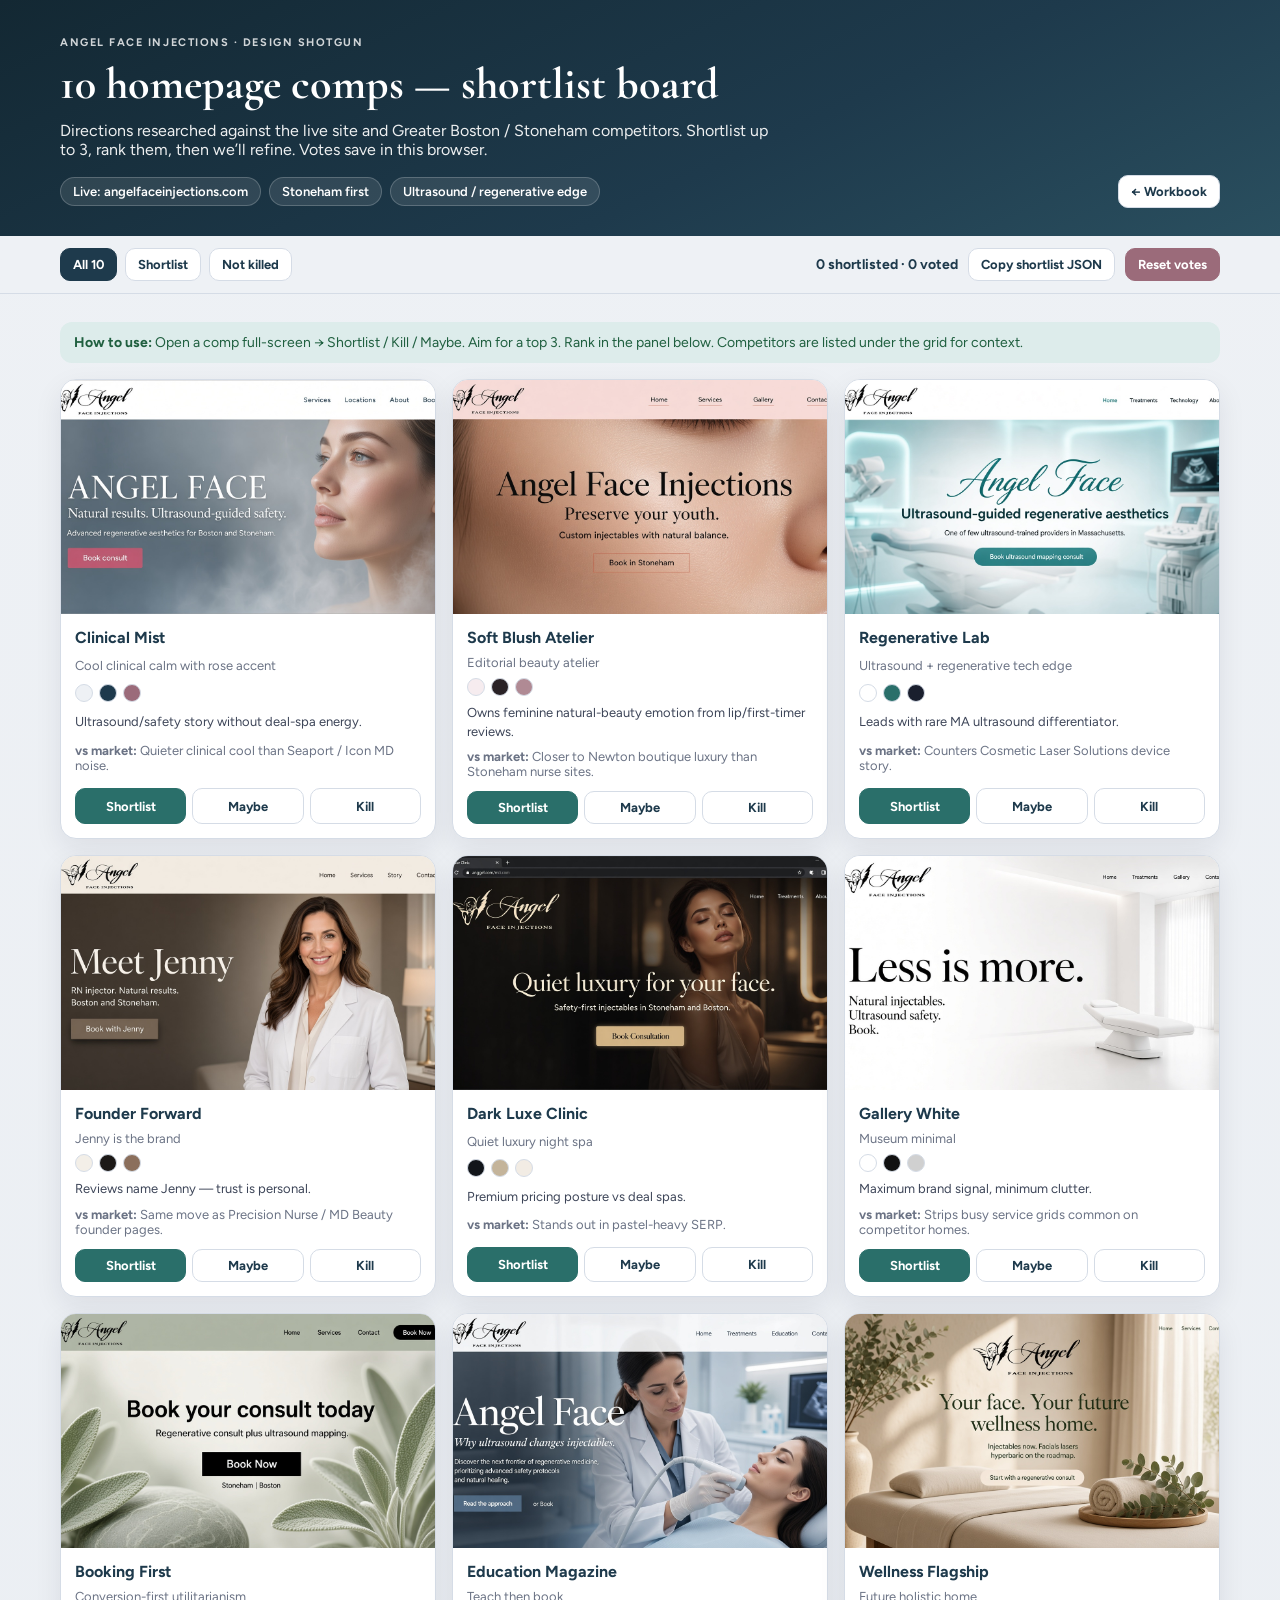
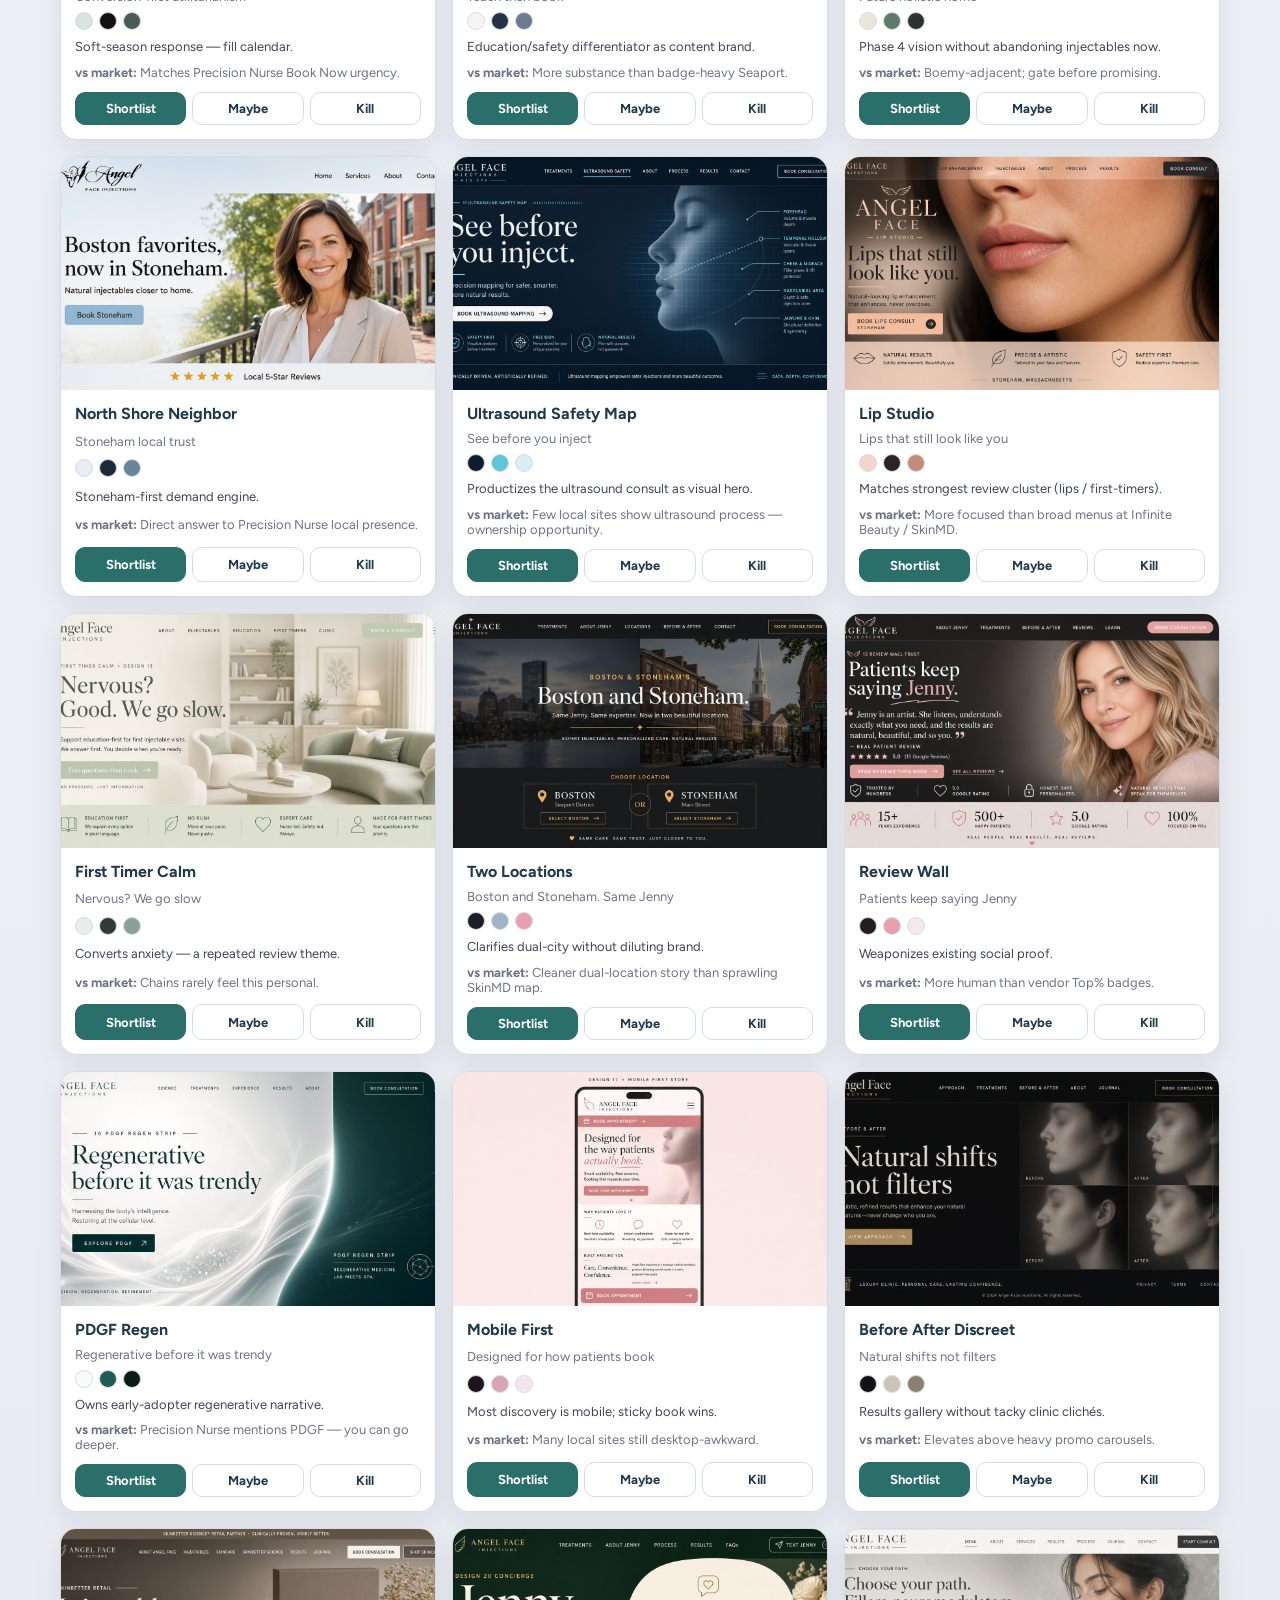
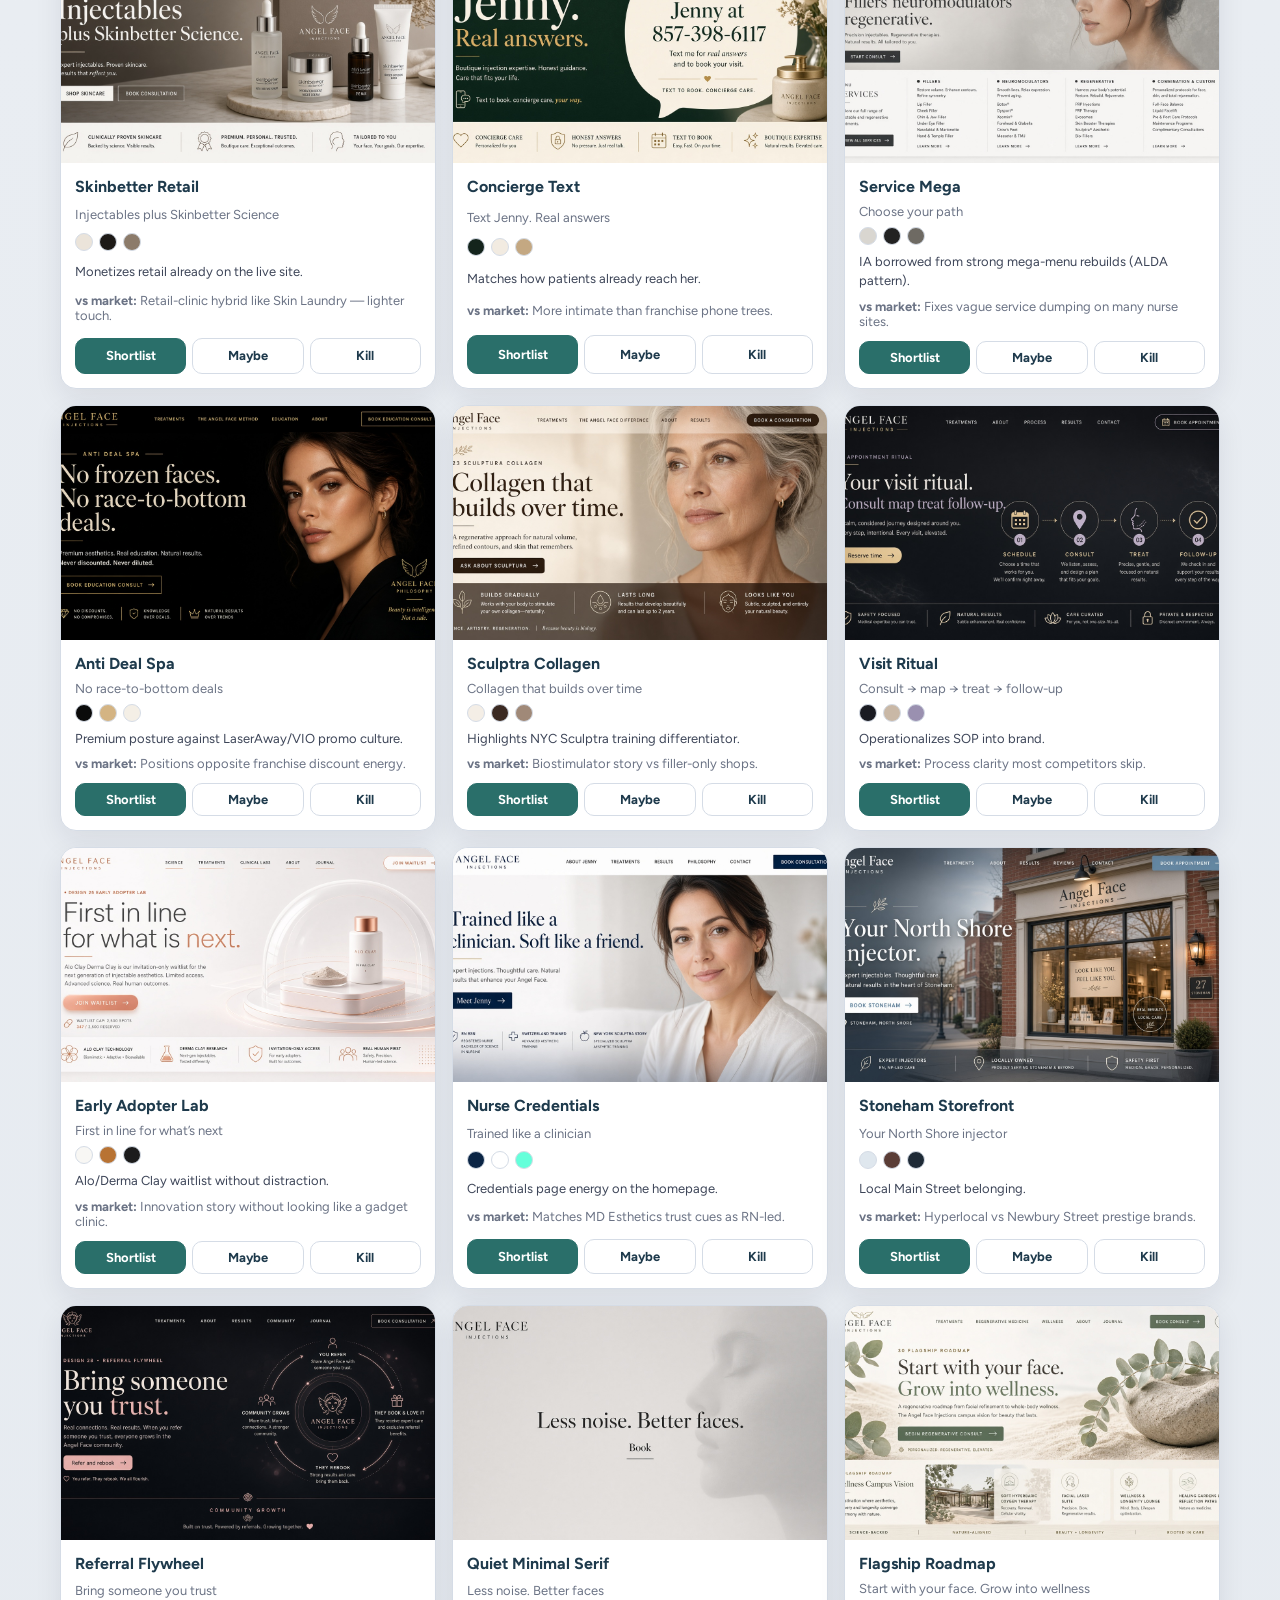
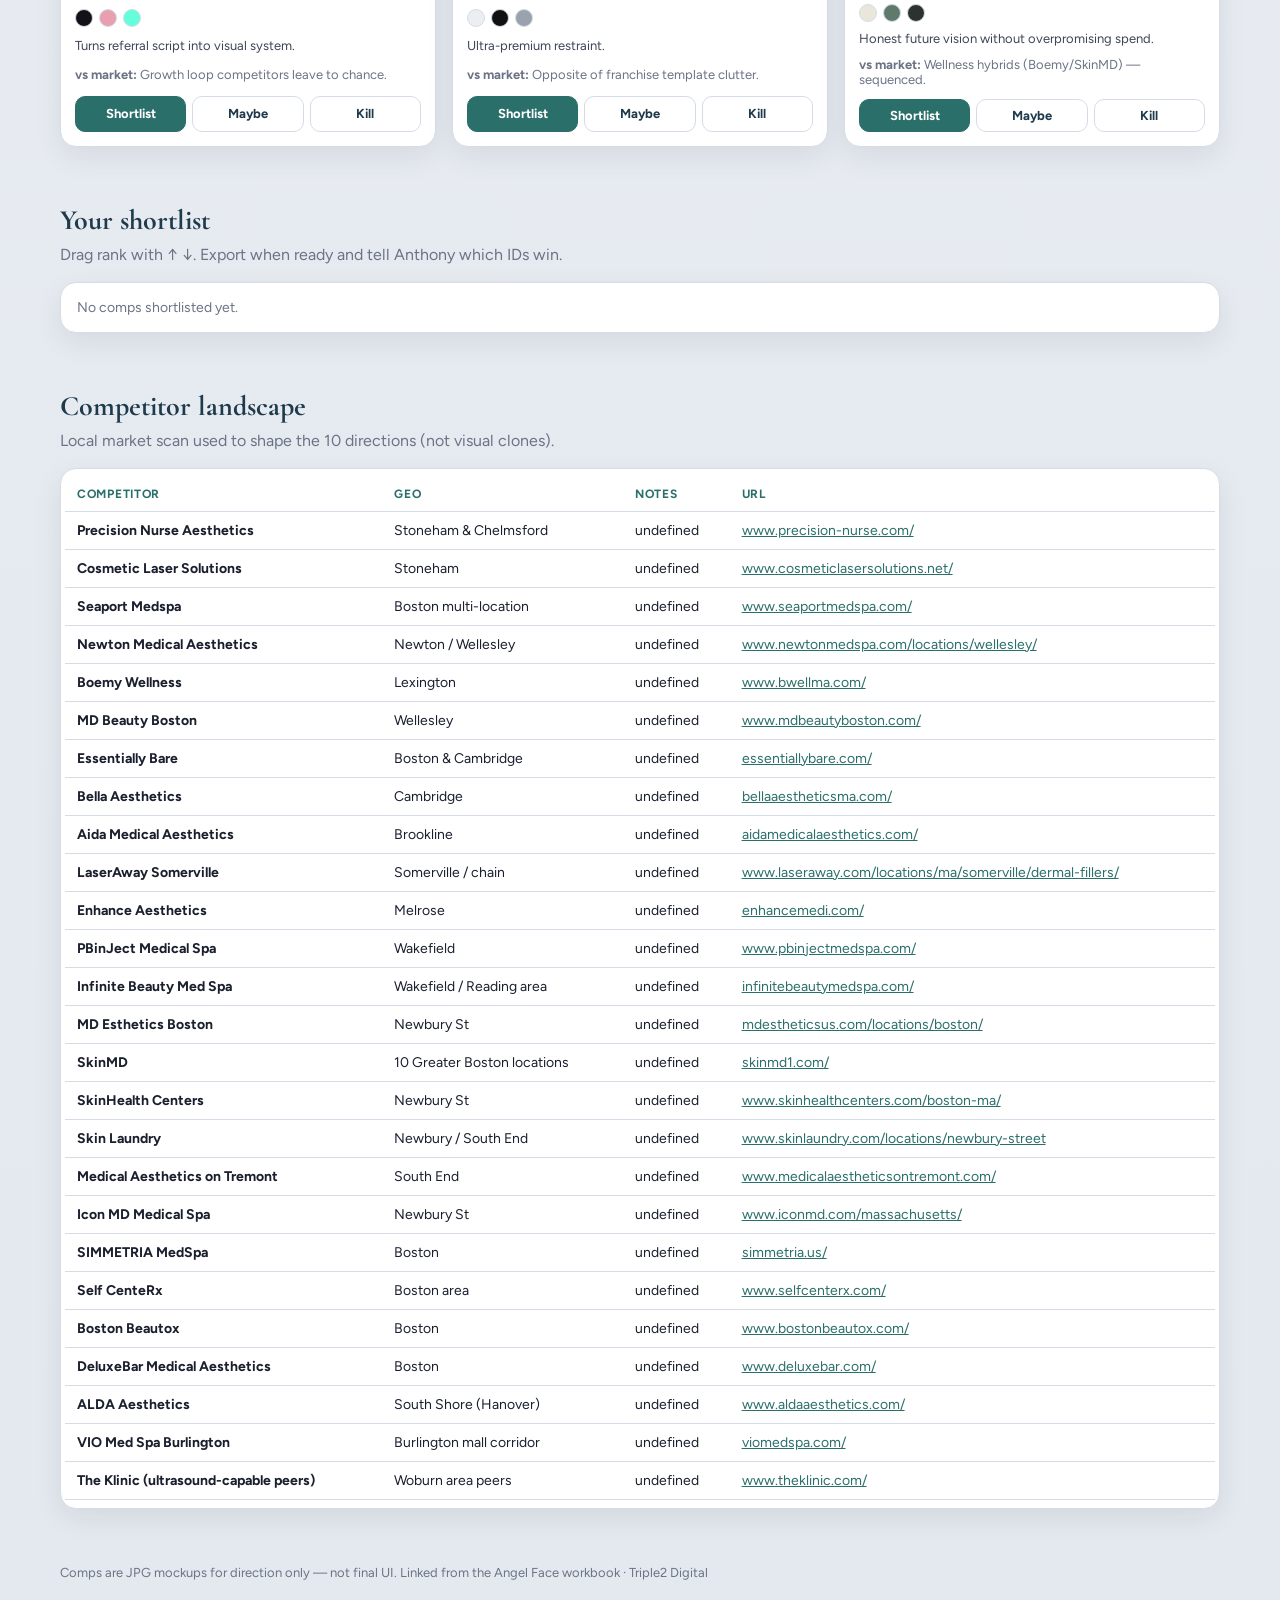
<file: designs/index.html>
<!DOCTYPE html>
<html lang="en">
<head>
  <meta charset="utf-8">
  <meta name="viewport" content="width=device-width, initial-scale=1">
  <title>Angel Face — Design Shortlist</title>
  <link rel="preconnect" href="https://fonts.googleapis.com">
  <link rel="preconnect" href="https://fonts.gstatic.com" crossorigin>
  <link href="https://fonts.googleapis.com/css2?family=Cormorant+Garamond:wght@600;700&family=Figtree:wght@400;600;700&display=swap" rel="stylesheet">
  <style>
    :root {
      --ink: #1a1f2e;
      --muted: #6b7385;
      --paper: #eef1f5;
      --card: #fff;
      --line: #d5dce6;
      --navy: #1e3a4c;
      --rose: #9b6b7a;
      --teal: #2a6f6a;
      --green: #2f6b4f;
      --amber: #8a6a1a;
      --shadow: 0 10px 28px rgba(26,31,46,.08);
    }
    * { box-sizing: border-box; }
    body {
      margin: 0;
      font-family: Figtree, system-ui, sans-serif;
      color: var(--ink);
      background:
        radial-gradient(800px 360px at 100% 0%, rgba(155,107,122,.12), transparent 55%),
        linear-gradient(180deg, #eef1f5, #e4e9ef);
      min-height: 100vh;
    }
    a { color: var(--teal); }
    .wrap { max-width: 1200px; margin: 0 auto; padding: 0 20px; }
    header {
      background: linear-gradient(155deg, #132833, #1e3a4c 60%, #2a4f5f);
      color: #fff; padding: 36px 0 28px;
    }
    header h1 {
      font-family: "Cormorant Garamond", Georgia, serif;
      font-size: clamp(28px, 4vw, 44px);
      margin: 8px 0 10px; font-weight: 700;
    }
    .eyebrow { text-transform: uppercase; letter-spacing: .14em; font-size: 11px; opacity: .8; font-weight: 700; }
    .lede { max-width: 720px; opacity: .92; margin: 0 0 16px; }
    .bar {
      display: flex; flex-wrap: wrap; gap: 10px; align-items: center;
      justify-content: space-between; margin-top: 12px;
    }
    .pills { display: flex; flex-wrap: wrap; gap: 8px; }
    .pill {
      background: rgba(255,255,255,.1); border: 1px solid rgba(255,255,255,.2);
      border-radius: 999px; padding: 6px 12px; font-size: 13px; font-weight: 600;
    }
    .controls {
      position: sticky; top: 0; z-index: 20;
      background: rgba(238,241,245,.94); backdrop-filter: blur(10px);
      border-bottom: 1px solid var(--line); padding: 12px 0;
    }
    .controls .row {
      display: flex; flex-wrap: wrap; gap: 10px; align-items: center;
      justify-content: space-between;
    }
    .filters { display: flex; flex-wrap: wrap; gap: 8px; }
    .btn {
      border: 1px solid var(--line); background: #fff; color: var(--navy);
      border-radius: 10px; padding: 8px 12px; font: inherit; font-weight: 700;
      font-size: 13px; cursor: pointer;
    }
    .btn:hover { border-color: var(--navy); }
    .btn.on { background: var(--navy); color: #fff; border-color: var(--navy); }
    .btn.primary { background: var(--teal); color: #fff; border-color: var(--teal); }
    .btn.rose { background: var(--rose); color: #fff; border-color: var(--rose); }
    .count { font-weight: 700; color: var(--navy); font-size: 14px; }

    section { padding: 28px 0; }
    h2 {
      font-family: "Cormorant Garamond", Georgia, serif;
      font-size: 28px; color: var(--navy); margin: 0 0 8px;
    }
    .sub { color: var(--muted); margin: 0 0 18px; max-width: 800px; }

    .grid {
      display: grid;
      grid-template-columns: repeat(auto-fill, minmax(280px, 1fr));
      gap: 16px;
    }
    .card {
      background: var(--card); border: 1px solid var(--line);
      border-radius: 16px; overflow: hidden; box-shadow: var(--shadow);
      display: flex; flex-direction: column;
    }
    .card.shortlisted { outline: 2px solid var(--teal); }
    .card.killed { opacity: .45; filter: grayscale(.35); }
    .thumb {
      display: block; width: 100%; aspect-ratio: 16/10;
      object-fit: cover; background: #dde3ea; cursor: zoom-in;
    }
    .body { padding: 14px; display: grid; gap: 8px; flex: 1; }
    .name { font-weight: 700; font-size: 16px; color: var(--navy); }
    .tag { font-size: 13px; color: var(--muted); }
    .why { font-size: 13px; color: #3d4558; line-height: 1.45; }
    .swatches { display: flex; gap: 6px; }
    .swatch { width: 18px; height: 18px; border-radius: 50%; border: 1px solid var(--line); }
    .actions { display: flex; flex-wrap: wrap; gap: 6px; margin-top: 4px; }
    .actions .btn { flex: 1; min-width: 70px; text-align: center; }

    .comp-table { width: 100%; border-collapse: collapse; font-size: 14px; }
    .comp-table th, .comp-table td {
      text-align: left; padding: 10px 12px; border-bottom: 1px solid var(--line);
      vertical-align: top;
    }
    .comp-table th { color: var(--teal); font-size: 12px; text-transform: uppercase; letter-spacing: .06em; }
    .comp-table a { word-break: break-all; }

    .lightbox {
      position: fixed; inset: 0; background: rgba(10,18,28,.88);
      display: none; align-items: center; justify-content: center;
      z-index: 50; padding: 24px;
    }
    .lightbox.on { display: flex; }
    .lightbox img {
      max-width: min(1200px, 96vw); max-height: 88vh;
      border-radius: 12px; box-shadow: 0 20px 60px rgba(0,0,0,.45);
    }
    .lightbox .close {
      position: absolute; top: 16px; right: 16px;
      background: #fff; border: 0; border-radius: 999px;
      width: 40px; height: 40px; font-size: 20px; cursor: pointer; font-weight: 700;
    }

    .shortlist-panel {
      background: #fff; border: 1px solid var(--line); border-radius: 16px;
      padding: 16px; box-shadow: var(--shadow);
    }
    .shortlist-empty { color: var(--muted); font-size: 14px; }
    .shortlist-list { display: grid; gap: 10px; margin: 0; padding: 0; list-style: none; }
    .shortlist-list li {
      display: grid; grid-template-columns: 96px 1fr auto; gap: 12px; align-items: center;
      border: 1px solid var(--line); border-radius: 12px; padding: 8px;
    }
    .shortlist-list img { width: 96px; height: 60px; object-fit: cover; border-radius: 8px; }
    .rank {
      display: flex; gap: 4px; align-items: center;
    }
    .rank button {
      width: 28px; height: 28px; border-radius: 8px; border: 1px solid var(--line);
      background: #fff; cursor: pointer; font-weight: 700;
    }
    footer { padding: 28px 0 48px; color: var(--muted); font-size: 13px; }
    .callout {
      background: #ddeceb; color: #1f5f3f; border-radius: 12px;
      padding: 12px 14px; font-size: 14px; margin-bottom: 16px;
    }
  </style>
</head>
<body>
  <header>
    <div class="wrap">
      <div class="eyebrow">Angel Face Injections · Design shotgun</div>
      <h1>10 homepage comps — shortlist board</h1>
      <p class="lede">Directions researched against the live site and Greater Boston / Stoneham competitors. Shortlist up to 3, rank them, then we’ll refine. Votes save in this browser.</p>
      <div class="bar">
        <div class="pills">
          <span class="pill">Live: angelfaceinjections.com</span>
          <span class="pill">Stoneham first</span>
          <span class="pill">Ultrasound / regenerative edge</span>
        </div>
        <a class="btn" href="../index.html" style="text-decoration:none">← Workbook</a>
      </div>
    </div>
  </header>

  <div class="controls">
    <div class="wrap row">
      <div class="filters">
        <button type="button" class="btn on" data-filter="all">All 10</button>
        <button type="button" class="btn" data-filter="shortlist">Shortlist</button>
        <button type="button" class="btn" data-filter="active">Not killed</button>
      </div>
      <div style="display:flex;gap:10px;align-items:center;flex-wrap:wrap">
        <span class="count" id="status">0 shortlisted</span>
        <button type="button" class="btn" id="exportBtn">Copy shortlist JSON</button>
        <button type="button" class="btn rose" id="resetBtn">Reset votes</button>
      </div>
    </div>
  </div>

  <section>
    <div class="wrap">
      <div class="callout"><b>How to use:</b> Open a comp full-screen → Shortlist / Kill / Maybe. Aim for a top 3. Rank in the panel below. Competitors are listed under the grid for context.</div>
      <div class="grid" id="grid"></div>
    </div>
  </section>

  <section>
    <div class="wrap">
      <h2>Your shortlist</h2>
      <p class="sub">Drag rank with ↑ ↓. Export when ready and tell Anthony which IDs win.</p>
      <div class="shortlist-panel">
        <div id="shortlistRoot" class="shortlist-empty">No comps shortlisted yet.</div>
      </div>
    </div>
  </section>

  <section>
    <div class="wrap">
      <h2>Competitor landscape</h2>
      <p class="sub">Local market scan used to shape the 10 directions (not visual clones).</p>
      <div style="overflow-x:auto;background:#fff;border:1px solid var(--line);border-radius:16px;padding:8px 4px;box-shadow:var(--shadow)">
        <table class="comp-table" id="competitors"></table>
      </div>
    </div>
  </section>

  <footer>
    <div class="wrap">
      Comps are JPG mockups for direction only — not final UI. Linked from the Angel Face workbook · Triple2 Digital
    </div>
  </footer>

  <div class="lightbox" id="lightbox" role="dialog" aria-modal="true">
    <button type="button" class="close" id="lbClose" aria-label="Close">×</button>
    <img id="lbImg" alt="Design comp preview">
  </div>

  <script>
    const KEY = "angel-face-design-shortlist-v1";
    let data = null;
    let state = { votes: {}, order: [] }; // votes[id] = shortlist | maybe | kill
    let filter = "all";

    function loadState() {
      try { state = JSON.parse(localStorage.getItem(KEY) || '{"votes":{},"order":[]}'); }
      catch { state = { votes: {}, order: [] }; }
      if (!state.votes) state.votes = {};
      if (!state.order) state.order = [];
    }
    function saveState() {
      localStorage.setItem(KEY, JSON.stringify(state));
      updateStatus();
    }
    function updateStatus() {
      const n = Object.values(state.votes).filter((v) => v === "shortlist").length;
      document.getElementById("status").textContent = `${n} shortlisted · ${Object.keys(state.votes).length} voted`;
    }

    function setVote(id, vote) {
      if (vote === "clear") {
        delete state.votes[id];
        state.order = state.order.filter((x) => x !== id);
      } else {
        state.votes[id] = vote;
        if (vote === "shortlist") {
          if (!state.order.includes(id)) state.order.push(id);
        } else {
          state.order = state.order.filter((x) => x !== id);
        }
      }
      // Cap shortlist visual warning only — allow more but highlight
      saveState();
      render();
    }

    function moveOrder(id, dir) {
      const i = state.order.indexOf(id);
      if (i < 0) return;
      const j = i + dir;
      if (j < 0 || j >= state.order.length) return;
      const tmp = state.order[i];
      state.order[i] = state.order[j];
      state.order[j] = tmp;
      saveState();
      renderShortlist();
    }

    function visibleComps() {
      return data.comps.filter((c) => {
        const v = state.votes[c.id];
        if (filter === "shortlist") return v === "shortlist";
        if (filter === "active") return v !== "kill";
        return true;
      });
    }

    function renderGrid() {
      const root = document.getElementById("grid");
      root.innerHTML = visibleComps().map((c) => {
        const v = state.votes[c.id] || "";
        const cls = v === "shortlist" ? " shortlisted" : v === "kill" ? " killed" : "";
        const sw = (c.palette || []).map((p) => `<span class="swatch" style="background:${p}" title="${p}"></span>`).join("");
        return `<article class="card${cls}" data-id="${c.id}">
          <img class="thumb" src="${c.file}" alt="${c.name}" data-full="${c.file}">
          <div class="body">
            <div class="name">${c.name}</div>
            <div class="tag">${c.tagline}</div>
            <div class="swatches">${sw}</div>
            <div class="why">${c.why}</div>
            <div class="tag"><b>vs market:</b> ${c.vsMarket}</div>
            <div class="actions">
              <button type="button" class="btn ${v==="shortlist"?"on":"primary"}" data-act="shortlist">Shortlist</button>
              <button type="button" class="btn ${v==="maybe"?"on":""}" data-act="maybe">Maybe</button>
              <button type="button" class="btn ${v==="kill"?"on":""}" data-act="kill">Kill</button>
            </div>
          </div>
        </article>`;
      }).join("");
    }

    function renderShortlist() {
      const root = document.getElementById("shortlistRoot");
      const ids = state.order.filter((id) => state.votes[id] === "shortlist");
      if (!ids.length) {
        root.className = "shortlist-empty";
        root.textContent = "No comps shortlisted yet.";
        return;
      }
      root.className = "";
      const byId = Object.fromEntries(data.comps.map((c) => [c.id, c]));
      root.innerHTML = `<ol class="shortlist-list">${ids.map((id, idx) => {
        const c = byId[id];
        if (!c) return "";
        return `<li>
          <img src="${c.file}" alt="">
          <div>
            <div class="name">#${idx + 1} · ${c.name}</div>
            <div class="tag">${c.tagline}</div>
          </div>
          <div class="rank">
            <button type="button" data-move="${id}" data-dir="-1" aria-label="Move up">↑</button>
            <button type="button" data-move="${id}" data-dir="1" aria-label="Move down">↓</button>
            <button type="button" class="btn" data-act-remove="${id}">Remove</button>
          </div>
        </li>`;
      }).join("")}</ol>
      ${ids.length > 3 ? `<p class="tag" style="margin:10px 0 0;color:var(--amber)">Tip: tighten to a top 3 before build.</p>` : ""}`;
    }

    function renderCompetitors() {
      const t = document.getElementById("competitors");
      t.innerHTML = `<thead><tr><th>Competitor</th><th>Geo</th><th>Notes</th><th>URL</th></tr></thead>
        <tbody>${data.competitors.map((c) => `<tr>
          <td><b>${c.name}</b></td>
          <td>${c.geo}</td>
          <td>${c.notes}</td>
          <td><a href="${c.url}" target="_blank" rel="noopener">${c.url.replace("https://","").replace("http://","")}</a></td>
        </tr>`).join("")}</tbody>`;
    }

    function render() {
      renderGrid();
      renderShortlist();
      updateStatus();
    }

    document.getElementById("grid").addEventListener("click", (e) => {
      const img = e.target.closest("img.thumb");
      if (img) {
        document.getElementById("lbImg").src = img.dataset.full;
        document.getElementById("lightbox").classList.add("on");
        return;
      }
      const btn = e.target.closest("[data-act]");
      if (!btn) return;
      const card = btn.closest("[data-id]");
      setVote(card.dataset.id, btn.dataset.act);
    });

    document.getElementById("shortlistRoot").addEventListener("click", (e) => {
      const mv = e.target.closest("[data-move]");
      if (mv) {
        moveOrder(mv.dataset.move, Number(mv.dataset.dir));
        return;
      }
      const rm = e.target.closest("[data-act-remove]");
      if (rm) setVote(rm.dataset.actRemove, "clear");
    });

    document.querySelectorAll("[data-filter]").forEach((btn) => {
      btn.addEventListener("click", () => {
        filter = btn.dataset.filter;
        document.querySelectorAll("[data-filter]").forEach((b) => b.classList.toggle("on", b === btn));
        renderGrid();
      });
    });

    document.getElementById("lbClose").addEventListener("click", () => document.getElementById("lightbox").classList.remove("on"));
    document.getElementById("lightbox").addEventListener("click", (e) => {
      if (e.target.id === "lightbox") e.currentTarget.classList.remove("on");
    });
    document.addEventListener("keydown", (e) => {
      if (e.key === "Escape") document.getElementById("lightbox").classList.remove("on");
    });

    document.getElementById("resetBtn").addEventListener("click", () => {
      if (!confirm("Clear all votes and shortlist?")) return;
      state = { votes: {}, order: [] };
      saveState();
      render();
    });

    document.getElementById("exportBtn").addEventListener("click", async () => {
      const ids = state.order.filter((id) => state.votes[id] === "shortlist");
      const payload = {
        shortlist: ids.map((id, i) => {
          const c = data.comps.find((x) => x.id === id);
          return { rank: i + 1, id, name: c?.name, file: c?.file };
        }),
        maybes: data.comps.filter((c) => state.votes[c.id] === "maybe").map((c) => c.id),
        killed: data.comps.filter((c) => state.votes[c.id] === "kill").map((c) => c.id),
        exportedAt: new Date().toISOString()
      };
      const text = JSON.stringify(payload, null, 2);
      try {
        await navigator.clipboard.writeText(text);
        document.getElementById("status").textContent = "Shortlist copied ✓";
      } catch {
        prompt("Copy this shortlist JSON:", text);
      }
    });

    (async () => {
      loadState();
      const res = await fetch("comps.json", { cache: "no-store" });
      data = await res.json();
      renderCompetitors();
      render();
    })().catch((err) => {
      document.getElementById("grid").innerHTML = `<div class="callout">Could not load comps.json. Serve the folder: <code>python3 -m http.server 8765</code><br>${err.message}</div>`;
    });
  </script>
</body>
</html>
</file>
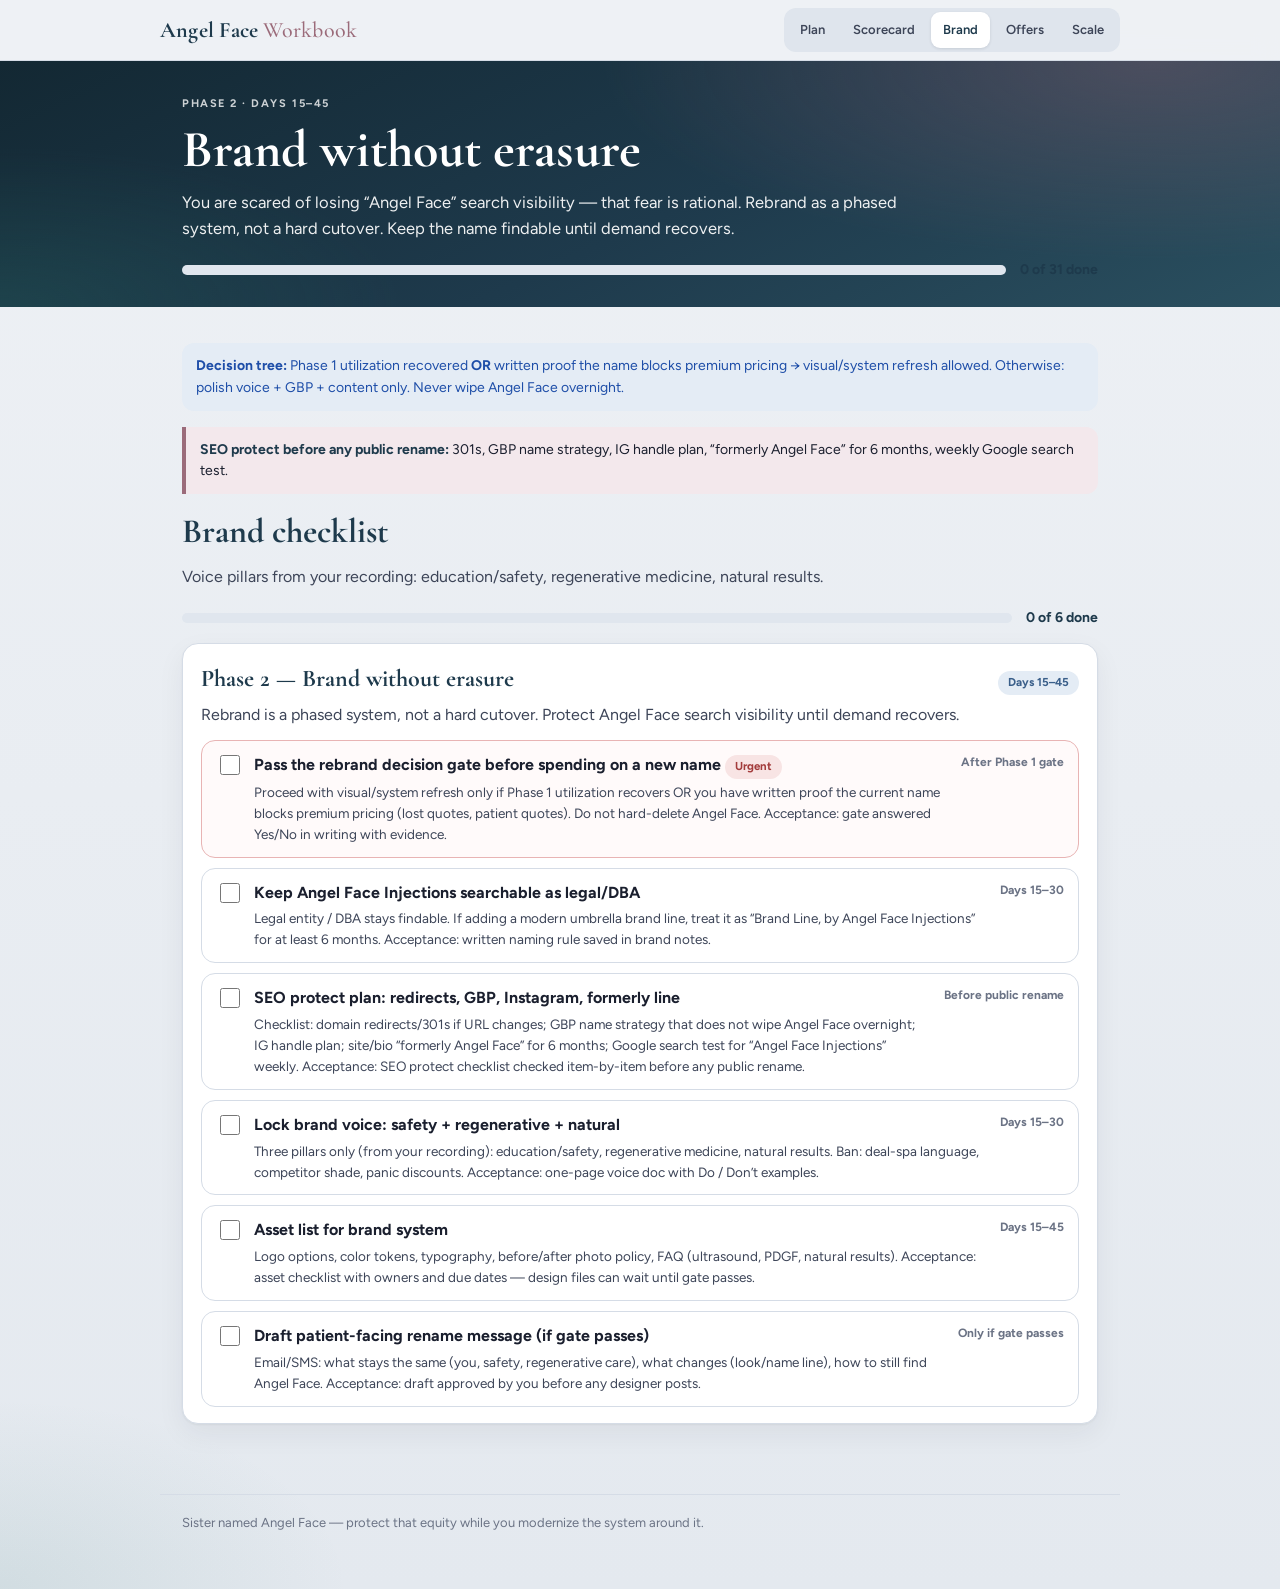
<file: brand.html>
<!DOCTYPE html>
<html lang="en">
<head>
  <meta charset="utf-8">
  <meta name="viewport" content="width=device-width, initial-scale=1">
  <title>Angel Face Action Workbook — Brand</title>
  <link rel="preconnect" href="https://fonts.googleapis.com">
  <link rel="preconnect" href="https://fonts.gstatic.com" crossorigin>
  <link href="https://fonts.googleapis.com/css2?family=Cormorant+Garamond:wght@500;600;700&family=Figtree:wght@400;600;700&display=swap" rel="stylesheet">
  <link rel="stylesheet" href="site.css">
</head>
<body data-page="brand">
  <nav class="top">
    <div class="wrap navrow">
      <div class="brand">Angel Face <span>Workbook</span></div>
      <div class="tabs">
        <a class="tab" data-page="plan" href="index.html">Plan</a>
        <a class="tab" data-page="scorecard" href="scorecard.html">Scorecard</a>
        <a class="tab" data-page="brand" href="brand.html">Brand</a>
        <a class="tab" data-page="offers" href="offers.html">Offers</a>
        <a class="tab" data-page="scale" href="scale.html">Scale</a>
      </div>
    </div>
  </nav>

  <header class="hero slim">
    <div class="wrap">
      <div class="eyebrow">Phase 2 · Days 15–45</div>
      <h1>Brand without erasure</h1>
      <p class="lede">You are scared of losing “Angel Face” search visibility — that fear is rational. Rebrand as a phased system, not a hard cutover. Keep the name findable until demand recovers.</p>
      <div data-global-progress></div>
    </div>
  </header>

  <section>
    <div class="wrap">
      <div class="callout info"><b>Decision tree:</b> Phase 1 utilization recovered <b>OR</b> written proof the name blocks premium pricing → visual/system refresh allowed. Otherwise: polish voice + GBP + content only. Never wipe Angel Face overnight.</div>
      <div class="gate"><b>SEO protect before any public rename:</b> 301s, GBP name strategy, IG handle plan, “formerly Angel Face” for 6 months, weekly Google search test.</div>
      <h2>Brand checklist</h2>
      <p class="section-sub">Voice pillars from your recording: education/safety, regenerative medicine, natural results.</p>
      <div id="checklist-root"></div>
    </div>
  </section>

  <footer class="site">
    <div class="wrap">Sister named Angel Face — protect that equity while you modernize the system around it.</div>
  </footer>
  <script src="app.js"></script>
</body>
</html>
</file>
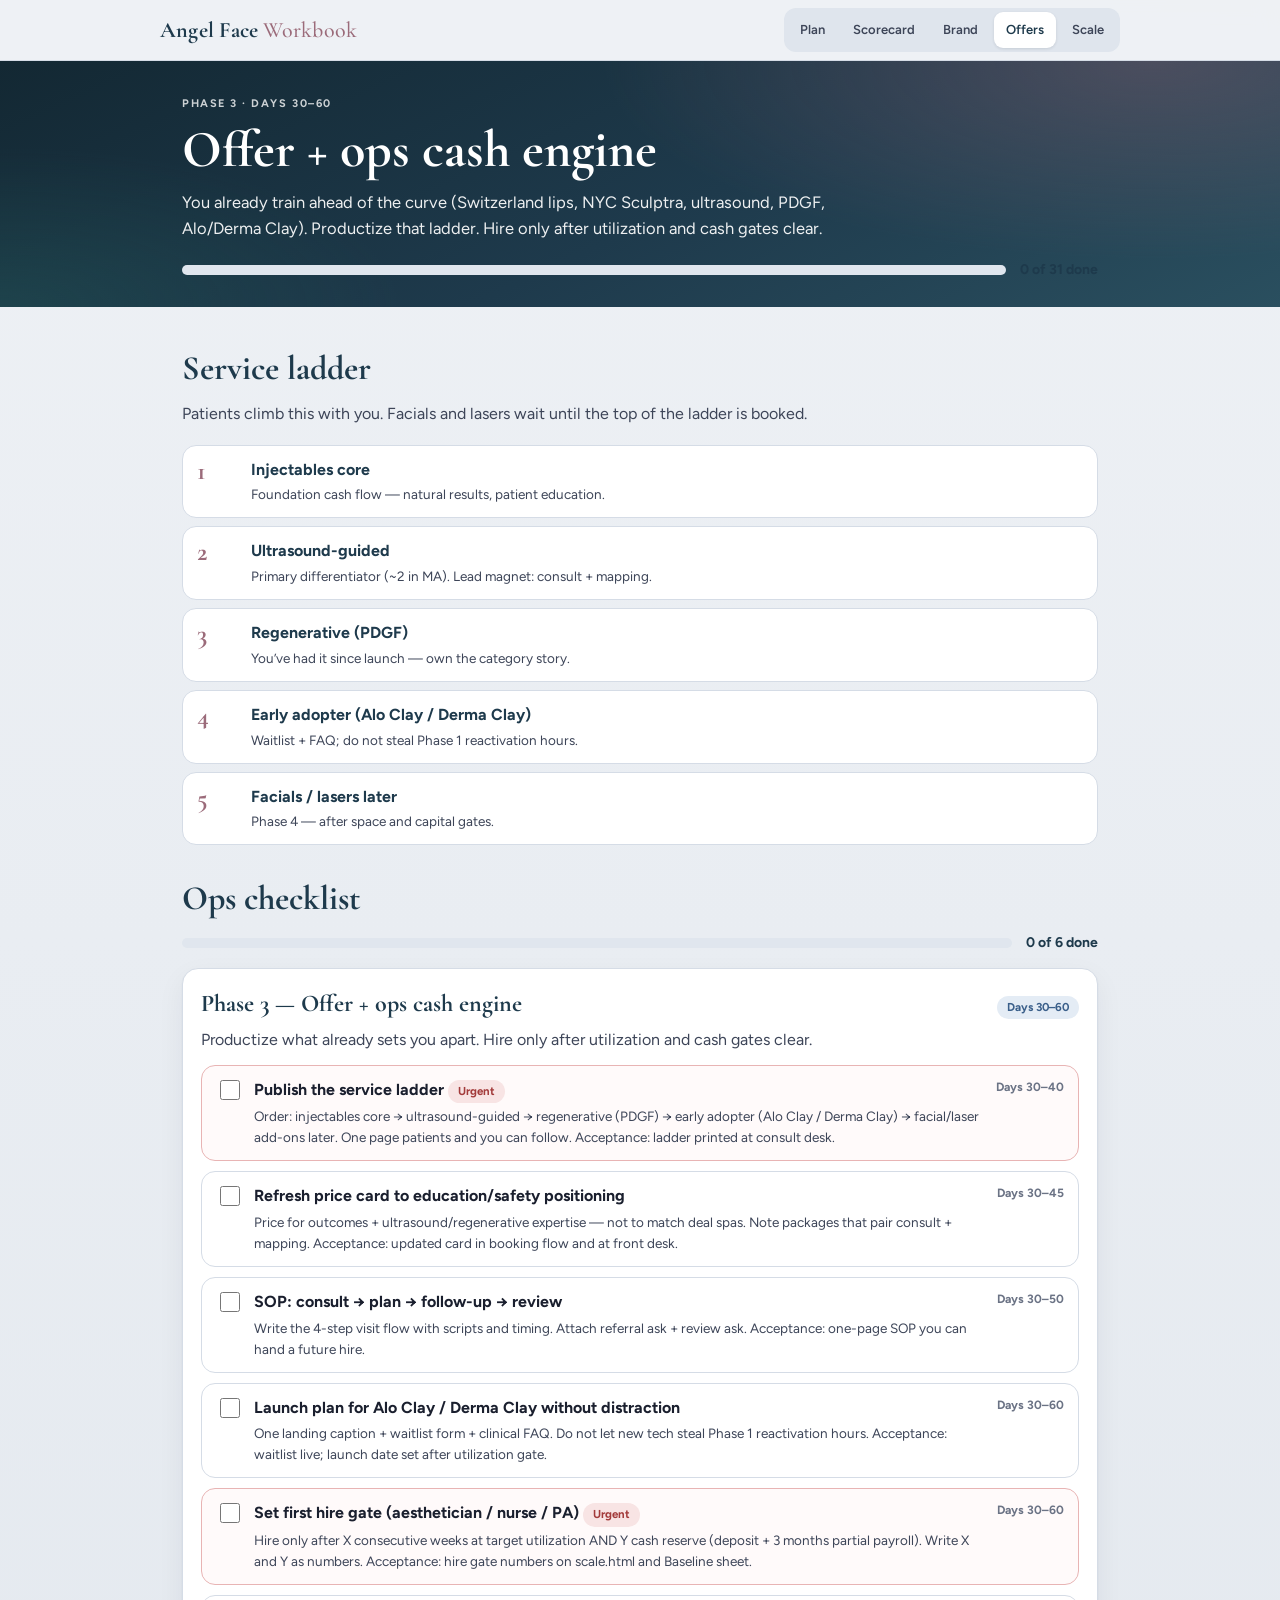
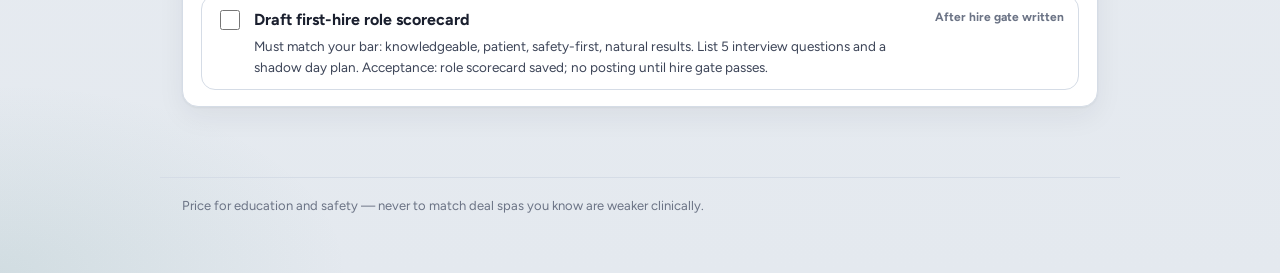
<file: offers.html>
<!DOCTYPE html>
<html lang="en">
<head>
  <meta charset="utf-8">
  <meta name="viewport" content="width=device-width, initial-scale=1">
  <title>Angel Face Action Workbook — Offers</title>
  <link rel="preconnect" href="https://fonts.googleapis.com">
  <link rel="preconnect" href="https://fonts.gstatic.com" crossorigin>
  <link href="https://fonts.googleapis.com/css2?family=Cormorant+Garamond:wght@500;600;700&family=Figtree:wght@400;600;700&display=swap" rel="stylesheet">
  <link rel="stylesheet" href="site.css">
</head>
<body data-page="offers">
  <nav class="top">
    <div class="wrap navrow">
      <div class="brand">Angel Face <span>Workbook</span></div>
      <div class="tabs">
        <a class="tab" data-page="plan" href="index.html">Plan</a>
        <a class="tab" data-page="scorecard" href="scorecard.html">Scorecard</a>
        <a class="tab" data-page="brand" href="brand.html">Brand</a>
        <a class="tab" data-page="offers" href="offers.html">Offers</a>
        <a class="tab" data-page="scale" href="scale.html">Scale</a>
      </div>
    </div>
  </nav>

  <header class="hero slim">
    <div class="wrap">
      <div class="eyebrow">Phase 3 · Days 30–60</div>
      <h1>Offer + ops cash engine</h1>
      <p class="lede">You already train ahead of the curve (Switzerland lips, NYC Sculptra, ultrasound, PDGF, Alo/Derma Clay). Productize that ladder. Hire only after utilization and cash gates clear.</p>
      <div data-global-progress></div>
    </div>
  </header>

  <section>
    <div class="wrap">
      <h2>Service ladder</h2>
      <p class="section-sub">Patients climb this with you. Facials and lasers wait until the top of the ladder is booked.</p>
      <ol class="ladder" style="margin-bottom:28px">
        <li><div class="n">1</div><div><div class="t">Injectables core</div><div class="d">Foundation cash flow — natural results, patient education.</div></div></li>
        <li><div class="n">2</div><div><div class="t">Ultrasound-guided</div><div class="d">Primary differentiator (~2 in MA). Lead magnet: consult + mapping.</div></div></li>
        <li><div class="n">3</div><div><div class="t">Regenerative (PDGF)</div><div class="d">You’ve had it since launch — own the category story.</div></div></li>
        <li><div class="n">4</div><div><div class="t">Early adopter (Alo Clay / Derma Clay)</div><div class="d">Waitlist + FAQ; do not steal Phase 1 reactivation hours.</div></div></li>
        <li><div class="n">5</div><div><div class="t">Facials / lasers later</div><div class="d">Phase 4 — after space and capital gates.</div></div></li>
      </ol>
      <h2>Ops checklist</h2>
      <div id="checklist-root"></div>
    </div>
  </section>

  <footer class="site">
    <div class="wrap">Price for education and safety — never to match deal spas you know are weaker clinically.</div>
  </footer>
  <script src="app.js"></script>
</body>
</html>
</file>
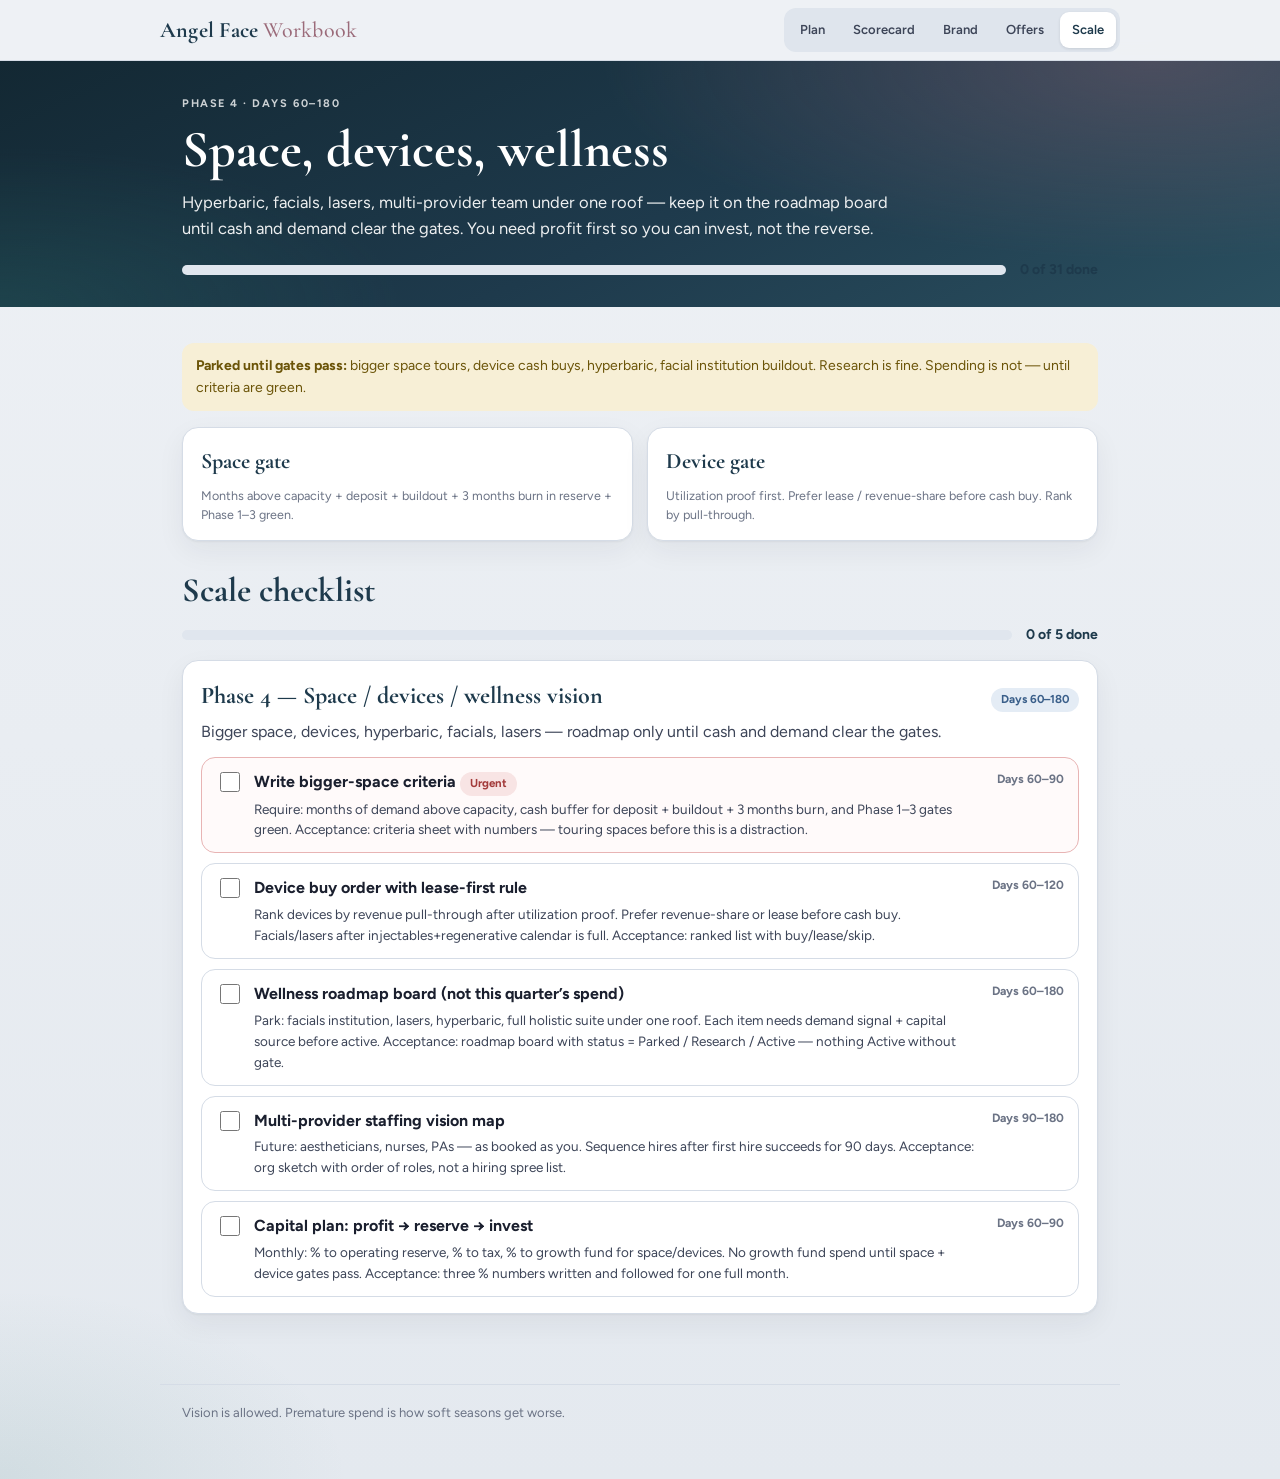
<file: scale.html>
<!DOCTYPE html>
<html lang="en">
<head>
  <meta charset="utf-8">
  <meta name="viewport" content="width=device-width, initial-scale=1">
  <title>Angel Face Action Workbook — Scale</title>
  <link rel="preconnect" href="https://fonts.googleapis.com">
  <link rel="preconnect" href="https://fonts.gstatic.com" crossorigin>
  <link href="https://fonts.googleapis.com/css2?family=Cormorant+Garamond:wght@500;600;700&family=Figtree:wght@400;600;700&display=swap" rel="stylesheet">
  <link rel="stylesheet" href="site.css">
</head>
<body data-page="scale">
  <nav class="top">
    <div class="wrap navrow">
      <div class="brand">Angel Face <span>Workbook</span></div>
      <div class="tabs">
        <a class="tab" data-page="plan" href="index.html">Plan</a>
        <a class="tab" data-page="scorecard" href="scorecard.html">Scorecard</a>
        <a class="tab" data-page="brand" href="brand.html">Brand</a>
        <a class="tab" data-page="offers" href="offers.html">Offers</a>
        <a class="tab" data-page="scale" href="scale.html">Scale</a>
      </div>
    </div>
  </nav>

  <header class="hero slim">
    <div class="wrap">
      <div class="eyebrow">Phase 4 · Days 60–180</div>
      <h1>Space, devices, wellness</h1>
      <p class="lede">Hyperbaric, facials, lasers, multi-provider team under one roof — keep it on the roadmap board until cash and demand clear the gates. You need profit first so you can invest, not the reverse.</p>
      <div data-global-progress></div>
    </div>
  </header>

  <section>
    <div class="wrap">
      <div class="callout warn"><b>Parked until gates pass:</b> bigger space tours, device cash buys, hyperbaric, facial institution buildout. Research is fine. Spending is not — until criteria are green.</div>
      <div class="grid2" style="margin-bottom:24px">
        <div class="card">
          <h3 class="phase-head" style="margin:0 0 8px;font-family:var(--font-display);font-size:22px;color:var(--navy)">Space gate</h3>
          <p class="muted small" style="margin:0">Months above capacity + deposit + buildout + 3 months burn in reserve + Phase 1–3 green.</p>
        </div>
        <div class="card">
          <h3 class="phase-head" style="margin:0 0 8px;font-family:var(--font-display);font-size:22px;color:var(--navy)">Device gate</h3>
          <p class="muted small" style="margin:0">Utilization proof first. Prefer lease / revenue-share before cash buy. Rank by pull-through.</p>
        </div>
      </div>
      <h2>Scale checklist</h2>
      <div id="checklist-root"></div>
    </div>
  </section>

  <footer class="site">
    <div class="wrap">Vision is allowed. Premature spend is how soft seasons get worse.</div>
  </footer>
  <script src="app.js"></script>
</body>
</html>
</file>
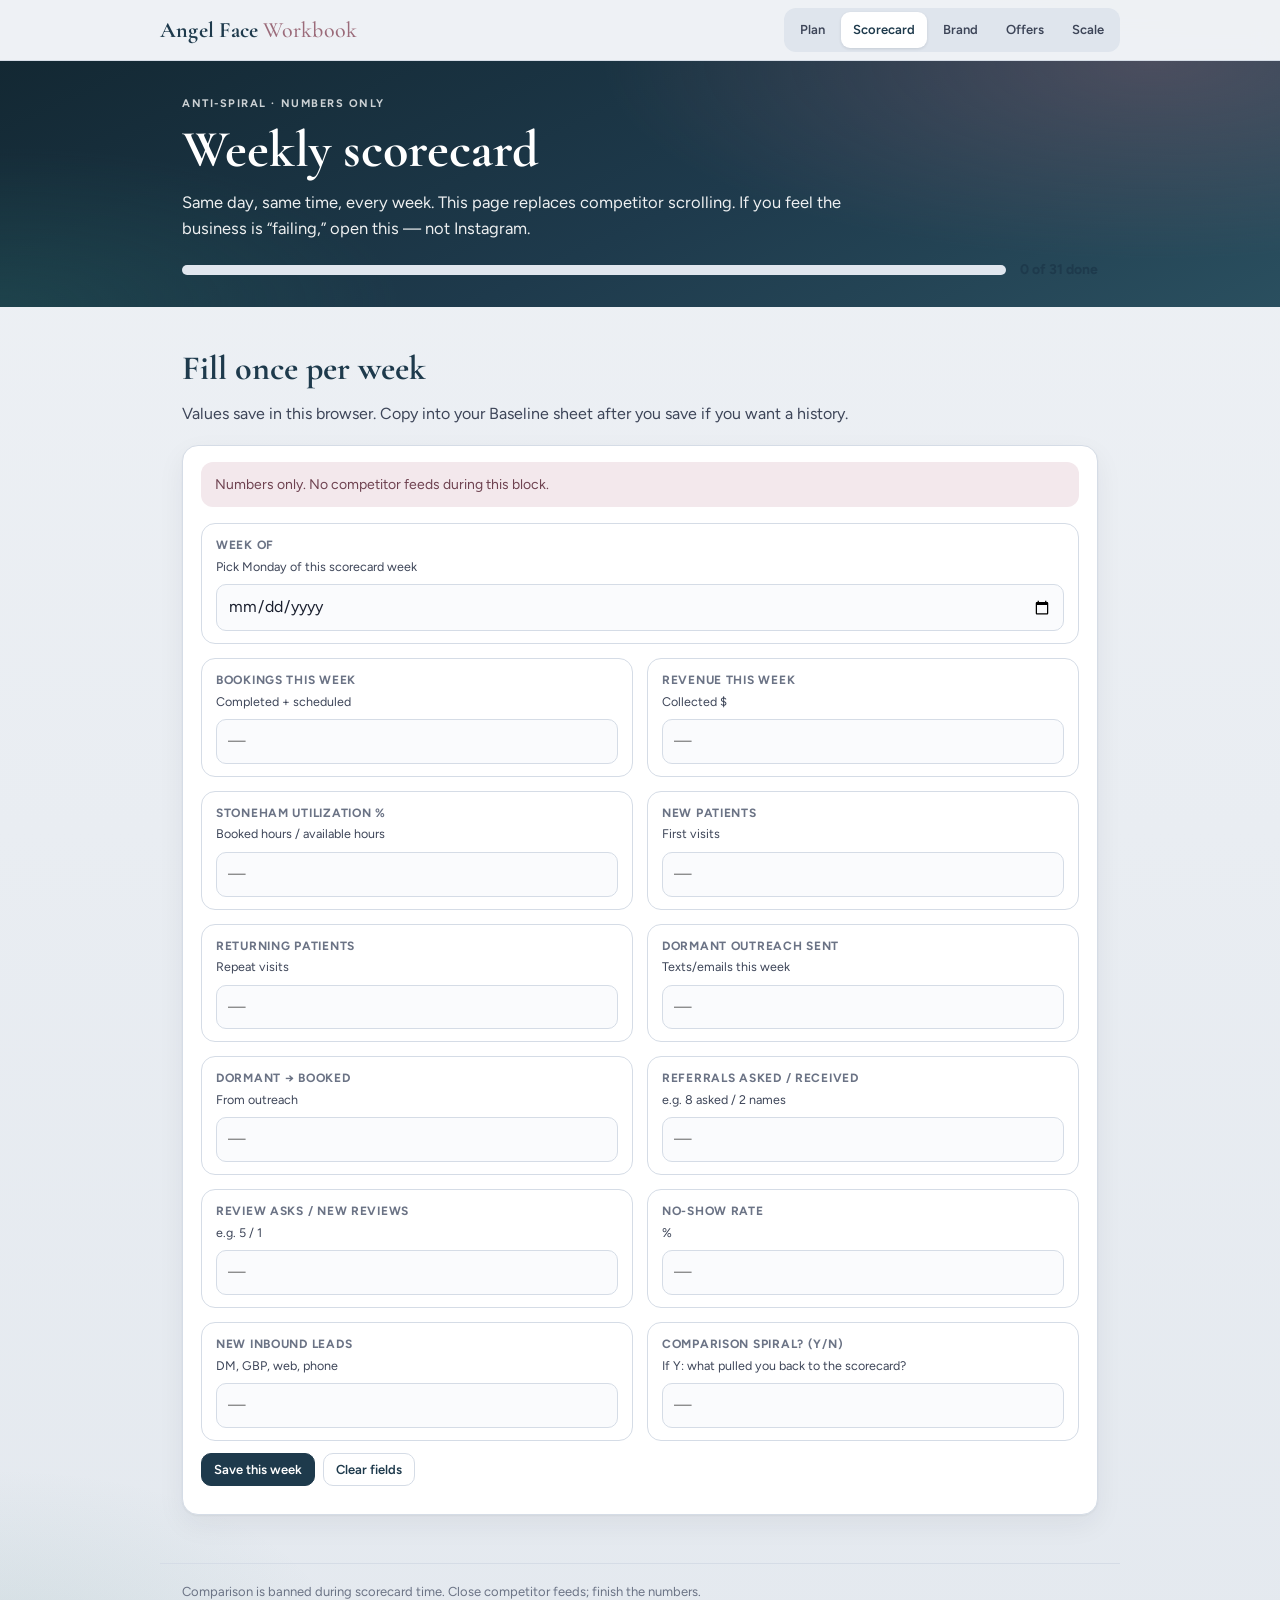
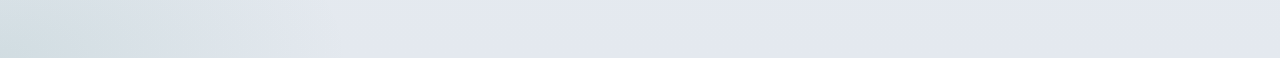
<file: scorecard.html>
<!DOCTYPE html>
<html lang="en">
<head>
  <meta charset="utf-8">
  <meta name="viewport" content="width=device-width, initial-scale=1">
  <title>Angel Face Action Workbook — Scorecard</title>
  <link rel="preconnect" href="https://fonts.googleapis.com">
  <link rel="preconnect" href="https://fonts.gstatic.com" crossorigin>
  <link href="https://fonts.googleapis.com/css2?family=Cormorant+Garamond:wght@500;600;700&family=Figtree:wght@400;600;700&display=swap" rel="stylesheet">
  <link rel="stylesheet" href="site.css">
</head>
<body data-page="scorecard">
  <nav class="top">
    <div class="wrap navrow">
      <div class="brand">Angel Face <span>Workbook</span></div>
      <div class="tabs">
        <a class="tab" data-page="plan" href="index.html">Plan</a>
        <a class="tab" data-page="scorecard" href="scorecard.html">Scorecard</a>
        <a class="tab" data-page="brand" href="brand.html">Brand</a>
        <a class="tab" data-page="offers" href="offers.html">Offers</a>
        <a class="tab" data-page="scale" href="scale.html">Scale</a>
      </div>
    </div>
  </nav>

  <header class="hero slim">
    <div class="wrap">
      <div class="eyebrow">Anti-spiral · Numbers only</div>
      <h1>Weekly scorecard</h1>
      <p class="lede">Same day, same time, every week. This page replaces competitor scrolling. If you feel the business is “failing,” open this — not Instagram.</p>
      <div data-global-progress></div>
    </div>
  </header>

  <section>
    <div class="wrap">
      <h2>Fill once per week</h2>
      <p class="section-sub">Values save in this browser. Copy into your Baseline sheet after you save if you want a history.</p>
      <div class="card">
        <div id="scorecard-root"></div>
      </div>
    </div>
  </section>

  <footer class="site">
    <div class="wrap">Comparison is banned during scorecard time. Close competitor feeds; finish the numbers.</div>
  </footer>
  <script src="app.js"></script>
</body>
</html>
</file>
<file: site.css>
:root {
  --ink: #1a1f2e;
  --ink-soft: #3d4558;
  --muted: #6b7385;
  --paper: #eef1f5;
  --paper-2: #e4e9ef;
  --card: #ffffff;
  --line: #d5dce6;
  --navy: #1e3a4c;
  --navy-deep: #132833;
  --rose: #9b6b7a;
  --rose-soft: #f3e8ec;
  --teal: #2a6f6a;
  --teal-soft: #ddeceb;
  --green: #2f6b4f;
  --green-soft: #e2f0e8;
  --amber: #8a6a1a;
  --amber-soft: #f7efd6;
  --red: #a33b3b;
  --red-soft: #f8e4e4;
  --sky: #3a5f8a;
  --sky-soft: #e4ecf5;
  --radius: 16px;
  --shadow: 0 1px 2px rgba(26, 31, 46, 0.05), 0 10px 28px rgba(26, 31, 46, 0.06);
  --font-display: "Cormorant Garamond", Georgia, serif;
  --font-body: "Figtree", system-ui, sans-serif;
}

* { box-sizing: border-box; }
html { scroll-behavior: smooth; }
body {
  margin: 0;
  font-family: var(--font-body);
  color: var(--ink);
  background:
    radial-gradient(900px 420px at 100% -10%, rgba(155, 107, 122, 0.12), transparent 55%),
    radial-gradient(700px 380px at 0% 100%, rgba(42, 111, 106, 0.1), transparent 50%),
    linear-gradient(180deg, var(--paper) 0%, var(--paper-2) 100%);
  line-height: 1.55;
  min-height: 100vh;
  -webkit-font-smoothing: antialiased;
}
a { color: var(--sky); text-decoration: none; }
a:hover { text-decoration: underline; }
.wrap { max-width: 960px; margin: 0 auto; padding: 0 22px; }

nav.top {
  position: sticky; top: 0; z-index: 30;
  background: rgba(238, 241, 245, 0.92);
  backdrop-filter: blur(12px);
  border-bottom: 1px solid var(--line);
}
nav.top .navrow {
  display: flex; align-items: center; justify-content: space-between;
  min-height: 58px; gap: 14px; padding: 8px 0;
}
nav.top .brand {
  font-family: var(--font-display);
  font-weight: 700; font-size: 22px; color: var(--navy);
  white-space: nowrap; letter-spacing: 0.01em;
}
nav.top .brand span { color: var(--rose); font-weight: 500; }
nav.top .tabs {
  display: flex; gap: 4px; background: #dfe5ed;
  padding: 4px; border-radius: 12px; overflow-x: auto; scrollbar-width: none;
}
nav.top .tabs::-webkit-scrollbar { display: none; }
nav.top .tab {
  padding: 8px 12px; border-radius: 9px; font-size: 13px; font-weight: 600;
  color: var(--ink-soft); white-space: nowrap; min-height: 36px;
  display: inline-flex; align-items: center;
}
nav.top .tab:hover { text-decoration: none; color: var(--navy); }
nav.top .tab.on {
  background: #fff; color: var(--navy);
  box-shadow: 0 1px 3px rgba(26, 31, 46, 0.12);
}
@media (max-width: 720px) {
  nav.top .navrow { flex-direction: column; align-items: stretch; }
  nav.top .brand { font-size: 18px; }
  nav.top .tab { flex: 1; justify-content: center; font-size: 12px; padding: 8px 8px; }
}

header.hero {
  background:
    radial-gradient(1000px 360px at 90% 0%, rgba(155, 107, 122, 0.35), transparent 55%),
    radial-gradient(800px 320px at 0% 100%, rgba(42, 111, 106, 0.28), transparent 50%),
    linear-gradient(155deg, var(--navy-deep) 0%, var(--navy) 55%, #2a4f5f 100%);
  color: #fff; padding: 44px 0 28px;
}
header.hero.slim { padding: 34px 0 26px; }
.eyebrow {
  text-transform: uppercase; letter-spacing: 0.14em;
  font-size: 11px; font-weight: 700; opacity: 0.78;
}
h1 {
  font-family: var(--font-display);
  font-weight: 700; font-size: clamp(32px, 5vw, 52px);
  line-height: 1.08; margin: 10px 0 12px;
}
.lede { font-size: 16.5px; max-width: 720px; opacity: 0.92; margin: 0 0 18px; }
.stats { display: grid; grid-template-columns: repeat(4, 1fr); gap: 12px; }
.stat {
  background: rgba(255, 255, 255, 0.08);
  border: 1px solid rgba(255, 255, 255, 0.16);
  border-radius: 14px; padding: 12px 14px;
}
.stat .k { font-size: 11px; opacity: 0.75; text-transform: uppercase; letter-spacing: 0.08em; }
.stat .v { font-family: var(--font-display); font-size: 22px; font-weight: 600; margin-top: 2px; }
.stat .s { font-size: 12.5px; opacity: 0.8; }
@media (max-width: 760px) {
  .stats { grid-template-columns: repeat(2, 1fr); }
  .stat .v { font-size: 18px; }
}

section { padding: 36px 0 8px; }
h2 {
  font-family: var(--font-display);
  font-weight: 700; font-size: clamp(26px, 3.2vw, 34px);
  margin: 0 0 6px; color: var(--navy);
}
.section-sub { color: var(--ink-soft); margin: 0 0 18px; max-width: 780px; }
.card {
  background: var(--card); border: 1px solid var(--line);
  border-radius: var(--radius); padding: 16px 18px; box-shadow: var(--shadow);
}
.phase-card { margin-bottom: 22px; }
.phase-head {
  display: flex; flex-wrap: wrap; align-items: baseline;
  justify-content: space-between; gap: 8px; margin-bottom: 6px;
}
.phase-head h3 {
  font-family: var(--font-display); font-size: 24px;
  margin: 0; color: var(--navy);
}
.muted { color: var(--muted); }
.small { font-size: 12.5px; }

.pill {
  display: inline-flex; align-items: center; gap: 6px;
  font-size: 11.5px; font-weight: 700; padding: 3px 10px;
  border-radius: 999px; white-space: nowrap;
}
.pill.todo { background: var(--amber-soft); color: var(--amber); }
.pill.urgent { background: var(--red-soft); color: var(--red); }
.pill.info { background: var(--sky-soft); color: var(--sky); }
.pill.ok { background: var(--green-soft); color: var(--green); }
.pill.rose { background: var(--rose-soft); color: var(--rose); }

.progress { display: flex; align-items: center; gap: 14px; margin-bottom: 14px; }
.bar { flex: 1; height: 10px; background: #e0e6ee; border-radius: 999px; overflow: hidden; }
.bar i {
  display: block; height: 100%; width: 0;
  background: linear-gradient(90deg, var(--teal), var(--rose));
  transition: width 0.3s;
}
.progress .n { font-weight: 700; color: var(--navy); font-size: 14px; white-space: nowrap; }

ol.todo { list-style: none; margin: 0; padding: 0; display: grid; gap: 10px; }
ol.todo li {
  display: grid; grid-template-columns: 26px 1fr auto; gap: 12px;
  align-items: start; background: #fff; border: 1px solid var(--line);
  border-radius: 14px; padding: 12px 14px;
}
ol.todo li.urgent { border-color: #e8b4b4; background: #fffafa; }
ol.todo input {
  width: 20px; height: 20px; margin-top: 2px;
  accent-color: var(--teal); cursor: pointer;
}
ol.todo .what { font-weight: 700; }
ol.todo .how { font-size: 13.5px; color: var(--ink-soft); margin-top: 3px; }
ol.todo li.done .what,
ol.todo li.done .how { text-decoration: line-through; opacity: 0.5; }
ol.todo .when {
  font-size: 12px; font-weight: 700; color: var(--muted);
  text-align: right; white-space: nowrap;
}
@media (max-width: 640px) {
  ol.todo li { grid-template-columns: 26px 1fr; }
  ol.todo .when { grid-column: 2; text-align: left; }
}

.callout {
  border-radius: 12px; padding: 12px 14px; font-size: 14px; margin: 0 0 16px;
}
.callout.warn { background: var(--amber-soft); color: #6b5408; }
.callout.good { background: var(--green-soft); color: #1f5f3f; }
.callout.info { background: var(--sky-soft); color: #1e4ea8; }
.callout.rose { background: var(--rose-soft); color: #6e4250; }

.grid2 { display: grid; grid-template-columns: 1fr 1fr; gap: 14px; }
@media (max-width: 720px) { .grid2 { grid-template-columns: 1fr; } }

.metric {
  border: 1px solid var(--line); border-radius: 14px;
  padding: 12px 14px; background: #fff;
}
.metric label {
  display: block; font-size: 12px; font-weight: 700;
  text-transform: uppercase; letter-spacing: 0.06em; color: var(--muted);
}
.metric .hint { font-size: 12.5px; color: var(--ink-soft); margin: 2px 0 8px; }
.metric input, .metric textarea {
  width: 100%; border: 1px solid var(--line); border-radius: 10px;
  padding: 9px 11px; font: inherit; color: var(--ink); background: #fafbfd;
}
.metric input:focus, .metric textarea:focus {
  outline: 2px solid rgba(42, 111, 106, 0.35); border-color: var(--teal);
}

.ladder { display: grid; gap: 8px; margin: 0; padding: 0; list-style: none; }
.ladder li {
  display: grid; grid-template-columns: 42px 1fr; gap: 12px;
  align-items: start; padding: 12px 14px;
  border: 1px solid var(--line); border-radius: 14px; background: #fff;
}
.ladder .n {
  font-family: var(--font-display); font-size: 26px; font-weight: 700;
  color: var(--rose); line-height: 1;
}
.ladder .t { font-weight: 700; color: var(--navy); }
.ladder .d { font-size: 13.5px; color: var(--ink-soft); margin-top: 2px; }

.gate {
  border-left: 4px solid var(--rose);
  background: var(--rose-soft);
  border-radius: 0 12px 12px 0;
  padding: 12px 14px; margin: 12px 0;
  font-size: 14px;
}
.gate b { color: var(--navy); }

footer.site {
  padding: 40px 0 56px; color: var(--muted); font-size: 13px;
}
footer.site .wrap { border-top: 1px solid var(--line); padding-top: 18px; }

.btns { display: flex; flex-wrap: wrap; gap: 8px; margin-top: 12px; }
.btn {
  display: inline-flex; align-items: center; gap: 6px;
  border: 1px solid var(--line); background: #fff; border-radius: 10px;
  padding: 8px 12px; font-size: 13px; font-weight: 600; color: var(--navy);
  cursor: pointer; font-family: inherit;
}
.btn:hover { border-color: var(--navy); text-decoration: none; }
.btn.primary { background: var(--navy); color: #fff; border-color: var(--navy); }
.btn.ghost { background: transparent; }
</file>
